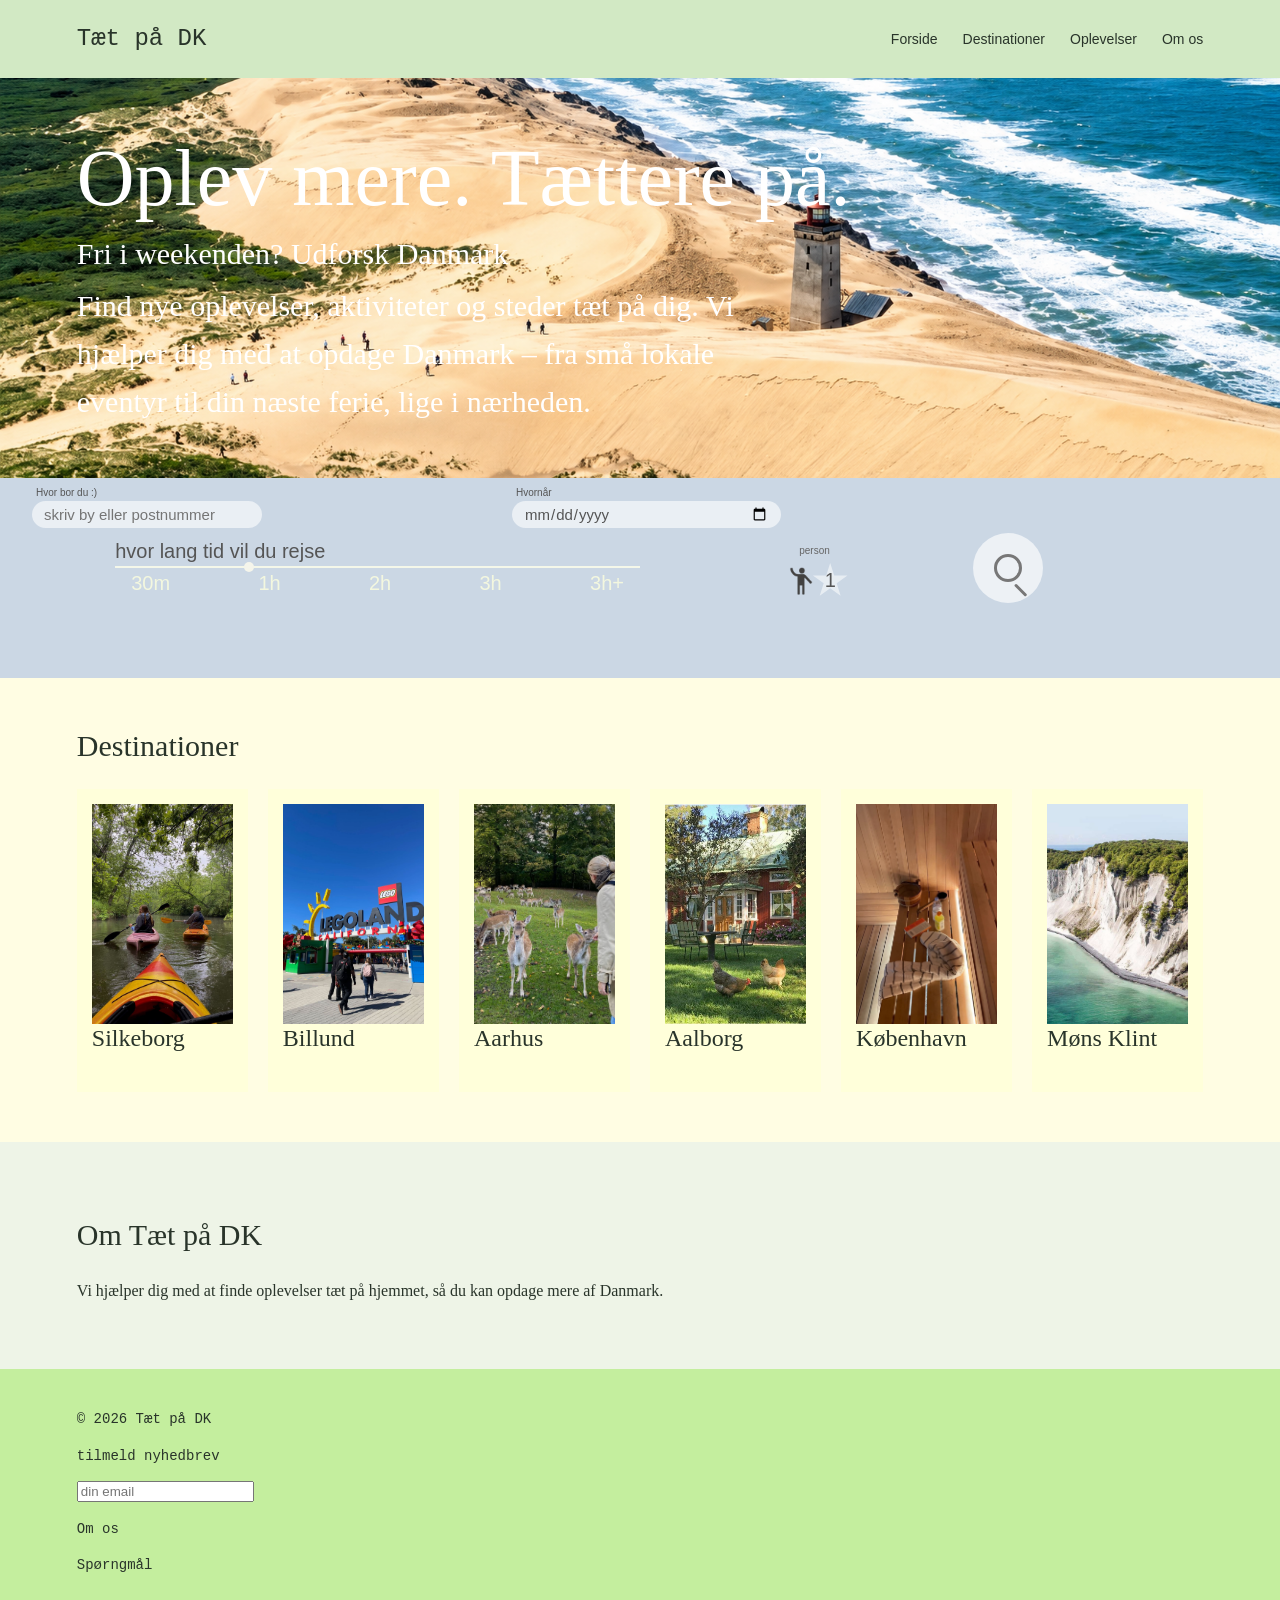
<file: index.html>
<!DOCTYPE html>
<html lang="da">

<head>
  <meta charset="UTF-8">
  <meta name="viewport" content="width=device-width, initial-scale=1.0">

  <title>Tæt på DK</title>

  <link rel="stylesheet" href="style.css">
</head>

<body>
  <header>

    <a class="logo" href="index.html">
      Tæt på DK
    </a>

    <nav>
      <a href="index.html">Forside</a>
      <a href="destinationer.html">Destinationer</a>
      <a href="oplevelser.html">Oplevelser</a>
      <a href="om-os.html">Om os</a>
    </nav>

  </header>
<main>
    <section class="hero">

      <div class="hero-text">
        <h1>Oplev mere. Tættere på.</h1>
        <h2>
          Fri i weekenden? Udforsk Danmark
        </h2>
        <p>
          Find nye oplevelser, aktiviteter og steder tæt på dig.
          Vi hjælper dig med at opdage Danmark – fra små lokale
          eventyr til din næste ferie, lige i nærheden.
        </p>

      </div>
    </section>
    <section class="search-panel">

      <div class="location-box">

        <label for="location">
          Hvor bor du :)
        </label>
        <input
          id="location"
          name="location"
          type="text"
          placeholder="skriv by eller postnummer">

      </div>
      <div class="date-box">

        <label for="date">
          Hvornår
        </label>

        <input
          id="date"
          name="date"
          type="date">

      </div>
      <div class="travel-box">

        <label
          class="travel-title"
          for="travelTime"
        >
          hvor lang tid vil du rejse
        </label>

        <input
          id="travelTime"
          name="travelTime"
          type="range"
          min="0"
          max="4"
          step="1"
          value="1"
        >

        <div class="time-labels">
          <span>30m</span>
          <span>1h</span>
          <span>2h</span>
          <span>3h</span>
          <span>3h+</span>
        </div>

      </div>
      <div class="person-box">

        <label
          class="person-label"
          for="persons"
        >
          person
        </label>
        <div class="person-row">
          <img src="guy.png" class="person-icon" alt="">

          <div class="star">

            <input
              id="persons"
              name="persons"
              type="number"
              value="1"
              min="1"
              max="99"
              aria-label="Antal personer"
            >
          </div>

        </div>

      </div>
      <button
  class="search-button"
  type="button"
  aria-label="Søg"
>
  <span class="search-icon"></span>
</button>
    </section>
    <section id="destinationer">
      <h2>Destinationer</h2>
      <div class="cards">
        <article class="card">
           <a href="destinationer.html">
          <img src="kayak.jpg" alt="Kajak i Silkeborg">
           </a>
          <h3>Silkeborg</h3>

        </article>
        <article class="card">
           <a href="Billund.html">
          <img src="legoland.jpg" alt="Legoland i Billund"> </a>
          <h3>Billund</h3>
        </article>
        <article class="card">
           <a href="Aarhus.html">
          <img src="deer.jpg" alt="Hjorte i Aarhus"></a>
          <h3>Aarhus</h3>
        </article>
        <article class="card">
           <a href="Aalborg.html">
          <img src="summerhus.jpg" alt="Sommerhus i Aalborg"></a>
          <h3>Aalborg</h3>
        </article>
        <article class="card">
           <a href="CPH.html">
          <img src="saunagus.jpg" alt="Saunagus i København"></a>
          <h3>København</h3>
        </article>
        <article class="card">
 <a href="mons.html">
          <img src="mns.png" alt="Møns Klint"></a>
          <h3>Møns Klint</h3>
        </article>

      </div>

    </section>

    <section id="om-os">

      <h2>Om Tæt på DK</h2>

      <p>
        Vi hjælper dig med at finde oplevelser tæt på hjemmet,
        så du kan opdage mere af Danmark.
      </p>

    </section>
  </main>
   <footer>
    <p>&copy; 2026 Tæt på DK</p>
    <p>tilmeld nyhedbrev</p>
     <input
      id="location"
      type="text"
      placeholder="din email"
    >
    <p>Om os</p>
    <p>Spørngmål</p>
   </footer>

</body>

</html>
</file>
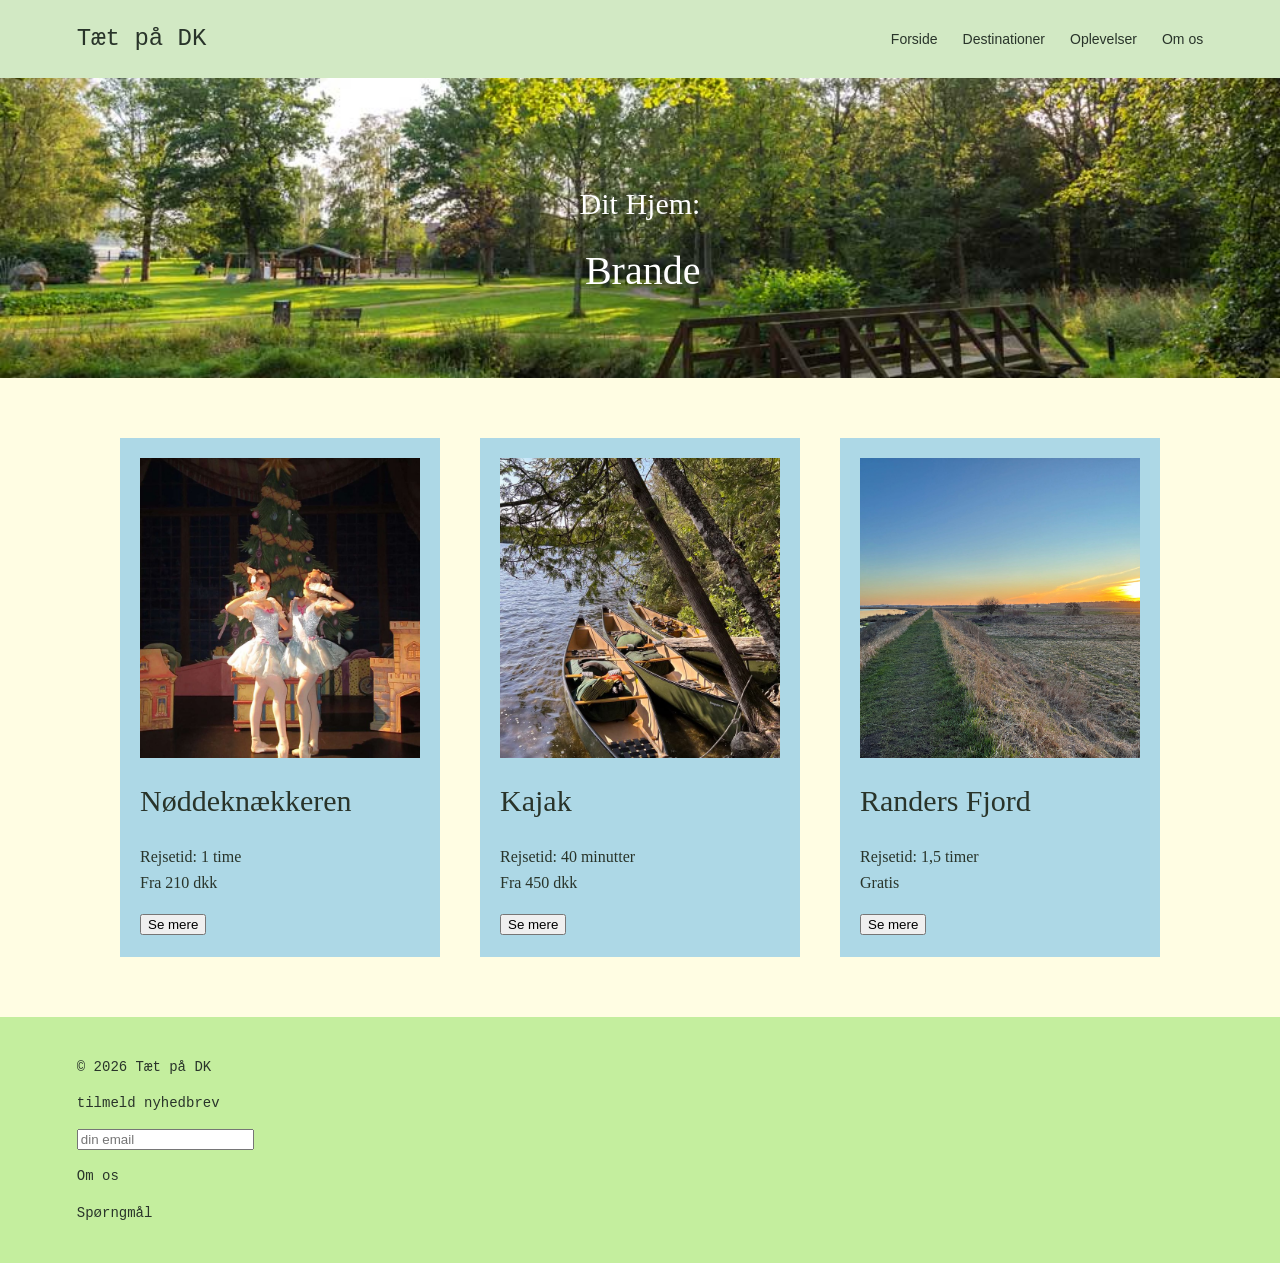
<file: destinationer.html>
<!DOCTYPE html>
<html lang="en">
<head>
  <meta charset="UTF-8">
  <meta name="viewport" content="width=device-width, initial-scale=1.0">
  <link rel="stylesheet" href="destination.css">
  <title>Tæt på DK</title>
</head>

<body>

  <header>
    <a href="index.html">Tæt på DK</a>

    <nav>
      <a href="index.html">Forside</a>
      <a href="destinationer.html">Destinationer</a>
      <a href="oplevelser.html">Oplevelser</a>
      <a href="om-os.html">Om os</a>
    </nav>
  </header>

  <main>

    <section class="hero">
      <div class="hero-text">
        <h2>Dit Hjem:</h2>
        <h1>Brande</h1>
      </div>
    </section>
    <section class="cards">

      <div class="card">
        <img src="ballet.jpg" alt="Nøddeknækkeren">
        <h2>Nøddeknækkeren</h2>
        <p>
          Rejsetid: 1 time<br>
          Fra 210 dkk
        </p>
        <button>Se mere</button>
      </div>


      <div class="card">
        <img src="kayak2.jpg" alt="Kajak">
        <h2>Kajak</h2>
        <p>
          Rejsetid: 40 minutter<br>
          Fra 450 dkk
        </p>
        <button>Se mere</button>
      </div>

      <div class="card">
        <img src="randers-fjord-stien.jpg" alt="Randers Fjord">
        <h2>Randers Fjord</h2>
        <p>
          Rejsetid: 1,5 timer<br>
          Gratis
        </p>
        <button>Se mere</button>
      </div>
    </section>

  </main>
 
  <footer>
    <p>&copy; 2026 Tæt på DK</p>
    <p>tilmeld nyhedbrev</p>
     <input
      id="location"
      type="text"
      placeholder="din email"
    >
    <p>Om os</p>
    <p>Spørngmål</p>
</body>
</html>
</file>
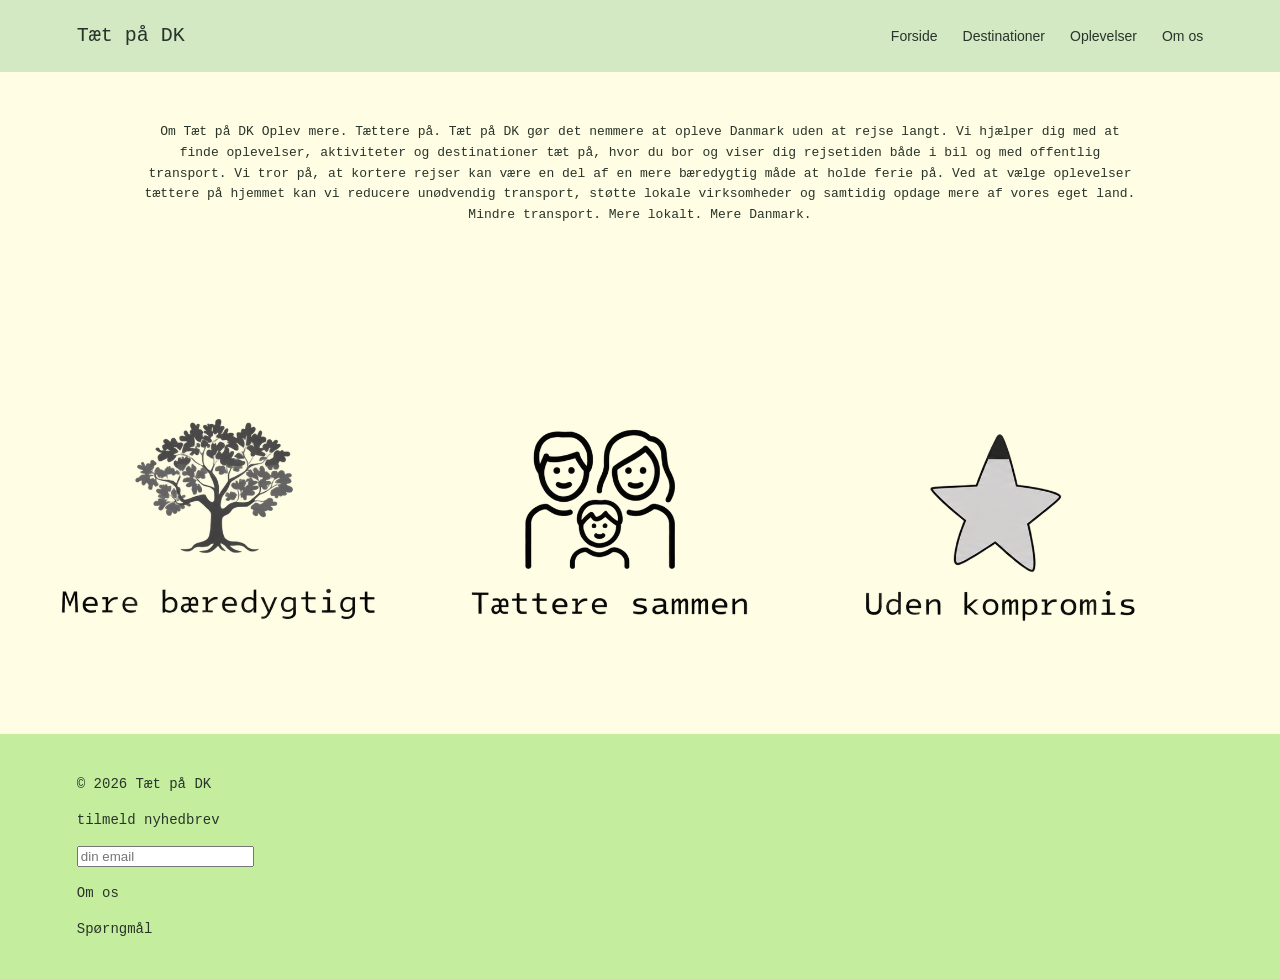
<file: om-os.html>
<!DOCTYPE html>
<html lang="en">
<head>
  <meta charset="UTF-8">
  <meta name="viewport" content="width=device-width, initial-scale=1.0">
   <link rel="stylesheet" href="omos.css">
  <title>Tæt på DK</title>
  </head>
<body>

   <header>
    <a href="index.html">Tæt på DK</a>
    <nav>
      <a href="index.html">Forside</a>
      <a href="destinationer.html">Destinationer</a>
      <a href="oplevelser.html">Oplevelser</a>
      <a href="om-os.html">Om os</a>
    </nav>
  </header>
  <section id="om-os">
  <p>Om Tæt på DK
Oplev mere. Tættere på.
Tæt på DK gør det nemmere at opleve Danmark uden at rejse langt.
Vi hjælper dig med at finde oplevelser, aktiviteter og destinationer tæt på, hvor du bor og viser dig rejsetiden både i bil og med offentlig transport.

Vi tror på, at kortere rejser kan være en del af en mere bæredygtig måde at holde ferie på. Ved at vælge oplevelser tættere på hjemmet kan vi reducere unødvendig transport, støtte lokale virksomheder og samtidig opdage mere af vores eget land.
Mindre transport. Mere lokalt. Mere Danmark.</p>
  </section>
  <img src="k.png" width="1200">
 
  
  <footer>
    <p>&copy; 2026 Tæt på DK</p>
    <p>tilmeld nyhedbrev</p>
     <input
      id="location"
      type="text"
      placeholder="din email"
    >
    <p>Om os</p>
    <p>Spørngmål</p>
    
  </footer>
</body>
</html>
</file>
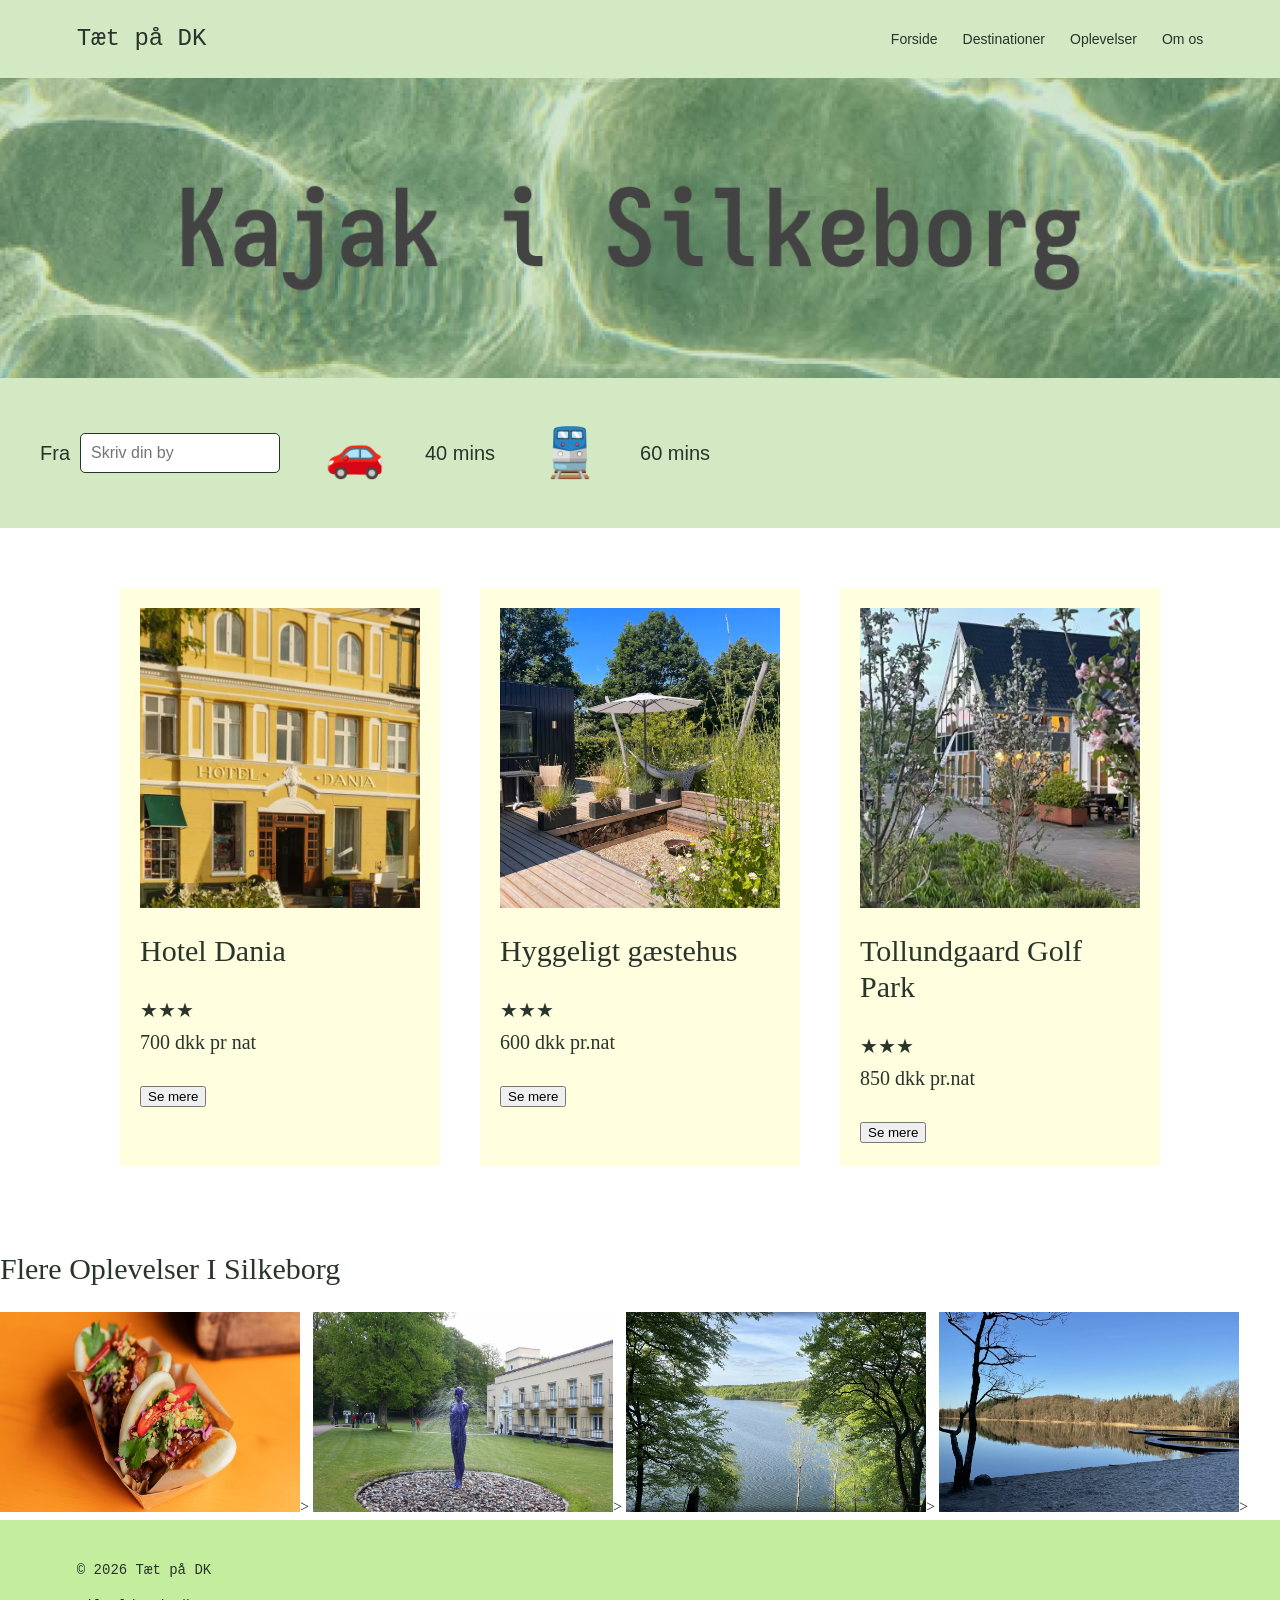
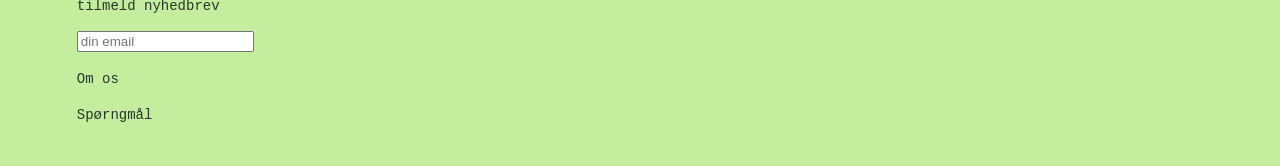
<file: oplevelser.html>
<!DOCTYPE html>
<html lang="en">
<head>
  <meta charset="UTF-8">
  <meta name="viewport" content="width=device-width, initial-scale=1.0">
   <link rel="stylesheet" href="oplevelser.css">
  <title>Tæt på DK</title>
  </head>
<body>

   <header>
    <a href="index.html">Tæt på DK</a>
    <nav>
      <a href="index.html">Forside</a>
      <a href="destinationer.html">Destinationer</a>
      <a href="oplevelser.html">Oplevelser</a>
      <a href="om-os.html">Om os</a>
    </nav>
  </header>
  
  <section class="hero">
  </section>
  <section class="travel-time">
  <div class="travel-location">
    <label for="from-location">Fra</label>
    <input
      type="text"
      id="from-location"
      placeholder="Skriv din by"
    >
  </div>

  <div class="transport">
    <span class="transport-icon">🚗</span>
    <span class="travel-result">40 mins</span>
  </div>

  <div class="transport">
    <span class="transport-icon">🚆</span>
    <span class="travel-result">60 mins</span>
  </div>

</section>
  <div class="cards">
  <div class="card">
        <img src="Skærmbillede 2026-10-05 013928.png" alt="hotel">
        <h2>Hotel Dania</h2>
        <p>
          ★★★<br>
          700 dkk pr nat<br>
        </p>
        <button>Se mere</button>
      </div>
  <div class="card">
        <img src="Skærmbillede 2026-10-05 014031.png" alt="hotel">
        <h2>Hyggeligt gæstehus </h2>
<p>
  ★★★<br>
  600 dkk pr.nat

</p>
        <button>Se mere</button>
      </div>
  <div class="card">
        <img src="Skærmbillede 2026-10-05 013958.png" alt="hotel">
        <h2>Tollundgaard Golf Park </h2>
<p>
  ★★★<br>
850 dkk pr.nat
 </p>
        <button>Se mere</button>
      </div>
  </div>
     <section id="om-os">

      <h2>Flere Oplevelser  I Silkeborg</h2>      
<img src="bao.jpg"width="300" height="200">> 
       <img src="silkeborg-bad.jpg"width="300" height="200">>
       <img src="natur.png"width="300" height="200">> 
       <img src="natur2.png"width="300" height="200">>
    </section>
   <footer>
    <p>&copy; 2026 Tæt på DK</p>
    <p>tilmeld nyhedbrev</p>
     <input
      id="location"
      type="text"
      placeholder="din email"
    >
    <p>Om os</p>
    <p>Spørngmål</p>
    
  </footer>
</body>
</html>
</file>
<file: style.css>
* {
  box-sizing: border-box;
}

html {
  scroll-behavior: smooth;
}

body {
  margin: 0;
  background-color: #fffde3;
  color: #29342a;
  font-family: Georgia, "Times New Roman", serif;
  line-height: 1.6;
}


header {
  display: flex;
  justify-content: space-between;
  align-items: center;
  gap: 20px;

  padding: 20px 6%;

  background-color: #d2e9c4;
}

header > a {
  color: #29342a;
  font-family: "Courier New", monospace;
  font-size: 24px;
  text-decoration: none;
}
nav {
  display: flex;
  flex-wrap: wrap;
  gap: 25px;
}

nav a {
  color: #29342a;
  font-family: Arial, sans-serif;
  font-size: 14px;
  text-decoration: none;
}

nav a:hover {
  text-decoration: underline;
}

main > section {
  padding: 50px 6%;
}

h1,
h2,
h3 {
  line-height: 1.2;
  font-weight: normal;
}

h1 {
  margin-top: 0;
  font-size: 48px;
}

h2 {
  font-size: 30px;
}

h3 {
  font-size: 24px;
}

p {
  max-width: 700px;
}

.hero {
  width: 100%;
  height: 400px;

  padding: 0 6%;

  background-image: url("coast2.png");
  background-size: cover;
  background-position: center;
  background-repeat: no-repeat;

  display: flex;
  align-items: center;
  justify-content: flex-start;
}

.hero-text {
  color: white;
  text-align: left;
}

.hero h1 {
  margin: 0;
  font-size: 80px;
}

.hero h2 {
  margin: 10px 0;
}

.hero p {
  margin: 10px 0 0;
  font-size: 30px;
}

.search-panel {
  position: relative;

  width: 100%;
  height: 200px;

  background: #cbd7e4;
  color: #555;

  font-family: Arial, Helvetica, sans-serif;
}


.location-box {
  position: absolute;

  left: 2.5%;
  top: 10px;

  width: 18%;
}

.location-box label,
.date-box label {
  display: block;

  margin-left: 4px;
  margin-bottom: 3px;

  font-size: 10px;
  line-height: 1;

  color: #555;
}

.location-box input,
.date-box input {
  display: block;

  width: 100%;
  height: 27px;

  padding: 0 12px;

  border: 0;
  outline: 0;
  border-radius: 14px;

  background: rgba(255, 255, 255, 0.6);

  font-family: Arial, sans-serif;
  font-size: 15px;
  color: #555;
}

.date-box {
  position: absolute;

  left: 40%;
  top: 10px;

  width: 21%;
}

.travel-box {
  position: absolute;

  left: 9%;
  top: 62px;

  width: 41%;
}

.travel-title {
  margin-bottom: 5px;

  text-align: center;

  font-size: 20px;
  line-height: 1;

  color: #555;
}

.travel-box input[type="range"] {
  display: block;

  width: 100%;
  height: 2px;

  margin: 0;

  appearance: none;
  -webkit-appearance: none;

  border: 0;
  outline: 0;

  background: #f4f7e9;
}

.travel-box input[type="range"]::-webkit-slider-thumb {
  width: 10px;
  height: 10px;

  appearance: none;
  -webkit-appearance: none;

  border: 0;
  border-radius: 50%;

  background: #f5f5eb;

  cursor: pointer;
}

.travel-box input[type="range"]::-moz-range-thumb {
  width: 10px;
  height: 10px;

  border: 0;
  border-radius: 50%;

  background: #f5f5eb;
}

.time-labels {
  display: flex;
  justify-content: space-between;
  padding: 5px 16px 0;
  font-size: 20px;
  line-height: 1;
  color: #f3f7df;
}

.person-box {
  position: absolute;

  left: 61.5%;
  top: 58px;

  width: 75px;
}

.person-label {
  margin-left: 12px;
  margin-bottom: 0;

  font-size: 10px;
  line-height: 1;

  color: #666;
}

.person-row {
  display: flex;
  align-items: center;
}

.person-icon {
  position: relative;
  z-index: 2;

  display: block;

  width: 28px;
  height: 38px;

  object-fit: contain;
}


.star {
  display: flex;
  align-items: center;
  justify-content: center;

  width: 36px;
  height: 36px;

  margin-left: -3px;

  background: rgba(255, 255, 255, 0.55);

  clip-path: polygon(
    50% 0%,
    61% 35%,
    98% 35%,
    68% 56%,
    79% 91%,
    50% 70%,
    21% 91%,
    32% 56%,
    2% 35%,
    39% 35%
  );
}

.star input {
  width: 20px;

  padding: 0;

  border: 0;
  outline: 0;

  background: transparent;

  font-family: Arial, sans-serif;
  font-size: 20px;
  text-align: center;

  color: #555;
}

.star input::-webkit-inner-spin-button,
.star input::-webkit-outer-spin-button {
  -webkit-appearance: none;
  margin: 0;
}

.star input[type="number"] {
  -moz-appearance: textfield;
}
/* Search icon */
.search-button {
  position: absolute;
  left: 76%;
  top: 55px;

  width: 70px;
  height: 70px;

  border: none;
  border-radius: 50%;

  background: rgba(255, 255, 255, 0.65);

  display: flex;
  align-items: center;
  justify-content: center;

  padding: 0;
  cursor: default;
}

.search-icon {
  position: relative;

  width: 28px;
  height: 28px;

  border: 3px solid #777;
  border-radius: 50%;
}

.search-icon::after {
  content: "";

  position: absolute;
  width: 16px;
  height: 3px;

  right: -12px;
  bottom: -7px;

  background: #777;
  border-radius: 3px;

  transform: rotate(45deg);
  transform-origin: left center;
}
.travel-box input[type="range"] {
  display: block;
  width: 100%;
  height: 2px;
  margin: 0;

  appearance: none;
  -webkit-appearance: none;

  border: none;
  outline: none;

  background: #f4f7e9;
}


#destinationer {
  background-color: #fffde3;
}

#destinationer > h2 {
  margin-top: 0;
}

.cards {
  display: flex;
  justify-content: space-between;
  align-items: stretch;

  gap: 20px;

  width: 100%;
}

.card {
  flex: 1;
  min-width: 0;

  padding: 15px;

  background-color: #ffffda;
}

.card img {
  display: block;

  width: 100%;
  height: 220px;

  object-fit: cover;
}

.card h2 {
  margin-bottom: 0;
  font-size: 22px;
}
#oplevelser {
  display: grid;

  grid-template-columns: repeat(3, 1fr);

  gap: 25px;
}

#oplevelser > h2 {
  grid-column: 1 / -1;

  margin-top: 0;
}

article {
  padding: 25px;

  background-color: #d8e9ed;
}

article h3 {
  margin-top: 0;
}

#om-os {
  background-color: #eef4e7;
}
footer {
  padding: 25px 6%;

  background-color: #c4ee9e;

  font-family: "Courier New", monospace;
  font-size: 14px;
}
a:focus-visible {
  outline: 5px solid #476a39;
  outline-offset: 5px;
}
</file>
<file: destination.css>
* {
  box-sizing: border-box;
}

html {
  scroll-behavior: smooth;
}

body {
  margin: 0;
  background-color: #fffde3;
  color: #29342a;
  font-family: Georgia, "Times New Roman", serif;
  line-height: 1.6;
}


header {
  display: flex;
  justify-content: space-between;
  align-items: center;
  gap: 20px;

  padding: 20px 6%;

  background-color: #d2e9c4;
}

header > a {
  color: #29342a;
  font-family: "Courier New", monospace;
  font-size: 24px;
  text-decoration: none;
}



nav {
  display: flex;
  flex-wrap: wrap;
  gap: 25px;
}

nav a {
  color: #29342a;
  font-family: Arial, sans-serif;
  font-size: 14px;
  text-decoration: none;
}

nav a:hover {
  text-decoration: underline;
}


main > section {
  padding: 50px 6%;
}



h1,
h2,
h3 {
  line-height: 1.2;
  font-weight: normal;
}

h1 {
  margin-top: 0;
  font-size: 48px;
}

h2 {
  font-size: 30px;
}

h3 {
  font-size: 24px;
}

p {
  max-width: 700px;
}



.hero {
  width: 100%;
  height: 300px;
  padding: 0;
  background-image: url("brande.jpg");
  background-size: cover;
  background-position: center;
  background-repeat: no-repeat;
  display: flex;
  align-items: center;
  justify-content: center;
}

.hero-text {
  text-align: right;
  color: white;
}

.hero h1 {
  margin: 0;

  font-size: 64px;
}

.hero p {
  margin: 10px 0 0;

  font-size: 24px;
}
 .hero {
    height: 300px;
    padding: 0;
  }

  .hero h1 {
    font-size: 40px;
  }

  .hero p {
    font-size: 18px;
  }
.cards {
  display: flex;
  flex-direction: row;
  justify-content: center;
  align-items: stretch;
  gap: 40px;

  padding: 60px 6%;
}

.card {
  width: 320px;
  padding: 20px;

  background-color: lightblue;
}

.card img {
  display: block;
  width: 100%;
  height: 300px;
  object-fit: cover;
}

footer {
  padding: 25px 6%;

  background-color: #c4ee9e;

  font-family: "Courier New", monospace;
  font-size: 14px;
}



a:focus-visible {
  outline: 3px solid #476a39;
  outline-offset: 5px;
}




@media (max-width: 700px) {

  header {
    flex-direction: column;
    align-items: flex-start;
  }

  nav {
    gap: 15px;
  }

  h1 {
    font-size: 34px;
  }

  main > section {
    padding: 35px 6%;
  }

  .cards {
    flex-direction: column;
    align-items: center;
  }

  .card {
    width: 100%;
    max-width: 320px;
  }
</file>
<file: omos.css>
* {
  box-sizing: border-box;
}

html {
  scroll-behavior: smooth;
}

body {
  margin: 0;
  background-color: #fffde3;
  color: #29342a;
  font-family: monospace;
  line-height: 1.6;
}


header {
  display: flex;
  justify-content: space-between;
  align-items: center;
  gap: 20px;

  padding: 20px 6%;

  background-color: #d2e9c4;
}

header > a {
  color: #29342a;
  font-family: monospace;
  font-size: 20px;
  text-decoration: none;
}



nav {
  display: flex;
  flex-wrap: wrap;
  gap: 25px;
}

nav a {
  color: #29342a;
  font-family: Arial, sans-serif;
  font-size: 14px;
  text-decoration: none;
}

nav a:hover {
  text-decoration: underline;
}


main > section {
  padding: 50px 6%;
}



h1,
h2,
h3 {
  line-height: 1.2;
  font-weight: normal;
}

h1 {
  margin-top: 0;
  font-size: 48px;
}

h2 {
  font-size: 30px;
}

h3 {
  font-size: 24px;
}

p {
  max-width: 700px;
}

#om-os {
  text-align: center;
  padding: 50px 6%;
}

#om-os p {
  max-width: 1000px;
  margin: 0 auto 50px;
}
footer {
  padding: 25px 6%;

  background-color: #c4ee9e;

  font-family: "Courier New", monospace;
  font-size: 14px;
}



a:focus-visible {
  outline: 3px solid #476a39;
  outline-offset: 5px;
}


@media (max-width: 400px) {

  header {
    flex-direction: column;
    align-items: flex-start;
  }

  nav {
    gap: 15px;
  }

  h1 {
    font-size: 34px;
  }

  main > section {
    padding: 35px 6%;
  }
</file>
<file: oplevelser.css>
* {
  box-sizing: border-box;
}

html {
  scroll-behavior: smooth;
}

body {
  margin: 0;
  background-color: #ffffff;
  color: #29342a;
  font-family: Instrument Serif;
  line-height: 1.6;
}


header {
  display: flex;
  justify-content: space-between;
  align-items: center;
  gap: 20px;

  padding: 20px 6%;

  background-color: #d2e9c4;
}

header > a {
  color: #29342a;
  font-family: "Courier New", monospace;
  font-size: 24px;
  text-decoration: none;
}



nav {
  display: flex;
  flex-wrap: wrap;
  gap: 25px;
}

nav a {
  color: #29342a;
  font-family: Arial, sans-serif;
  font-size: 14px;
  text-decoration: none;
}

nav a:hover {
  text-decoration: underline;
}

.hero {
  width: 100%;
  height: 300px;

  padding: 0 6%;

  background-image: url("Skærmbillede 2026-10-05 012116.png");
  background-size: cover;
  background-position: center;
  background-repeat: no-repeat;

  display: flex;
  align-items: center;
  justify-content: flex-start;
}
main > section {
  padding: 50px 6%;
}

h1,
h2,
h3 {
  line-height: 1.2;
  font-weight: normal;
}

h1 {
  margin-top: 0;
  font-size: 48px;
}

h2 {
  font-size: 30px;
}

h3 {
  font-size: 24px;
}

p {
  max-width: 700px;
}






.travel-time {
  width: 100%;
  min-height: 150px;
  padding: 20px 40px;

  background-color: #d2e9c4;

  display: flex;
  flex-direction: row;
  gap: 45px;
}

.travel-location {
  display: flex;
  align-items: center;
  gap: 10px;
}

.travel-location label {
  font-family: Arial, sans-serif;
  font-size: 20px;
}

.travel-location input {
  width: 200px;
  padding: 10px;

  border: 1px solid #29342a;
  border-radius: 5px;

  font-size: 16px;
}

.transport {
  display: flex;
  align-items: center;
  gap: 40px;
}

.transport-icon {
  width: 60px;
  font-size: 48px;
  text-align: center;
}

.travel-result {
  font-family: Arial, sans-serif;
  font-size: 20px;
}


footer {
  padding: 25px 6%;

  background-color: #c4ee9e;

  font-family: "Courier New", monospace;
  font-size: 14px;
}



a:focus-visible {
  outline: 3px solid #476a39;
  outline-offset: 5px;
}


.cards {
  display: flex;
  flex-direction: row;
  justify-content: center;
  align-items: stretch;
  gap: 40px;

  padding: 60px 6%;
}

.card {
  width: 320px;
  padding: 20px;

  background-color: lightyellow;
  font-family: Instrument Serif;
  font-size: 20px;
}

.card img {
  display: block;
  width: 100%;
  height: 300px;
  object-fit: cover;
}

  
@media (max-width: 400px) {

  header {
    flex-direction: column;
    align-items: flex-start;
  }

  nav {
    gap: 15px;
  }

  h1 {
    font-size: 34px;
  }

  main > section {
    padding: 35px 6%;
  }

.my-photo {
  width: 200px;
  height: 50px;
  object-fit: contain;
}
</file>
